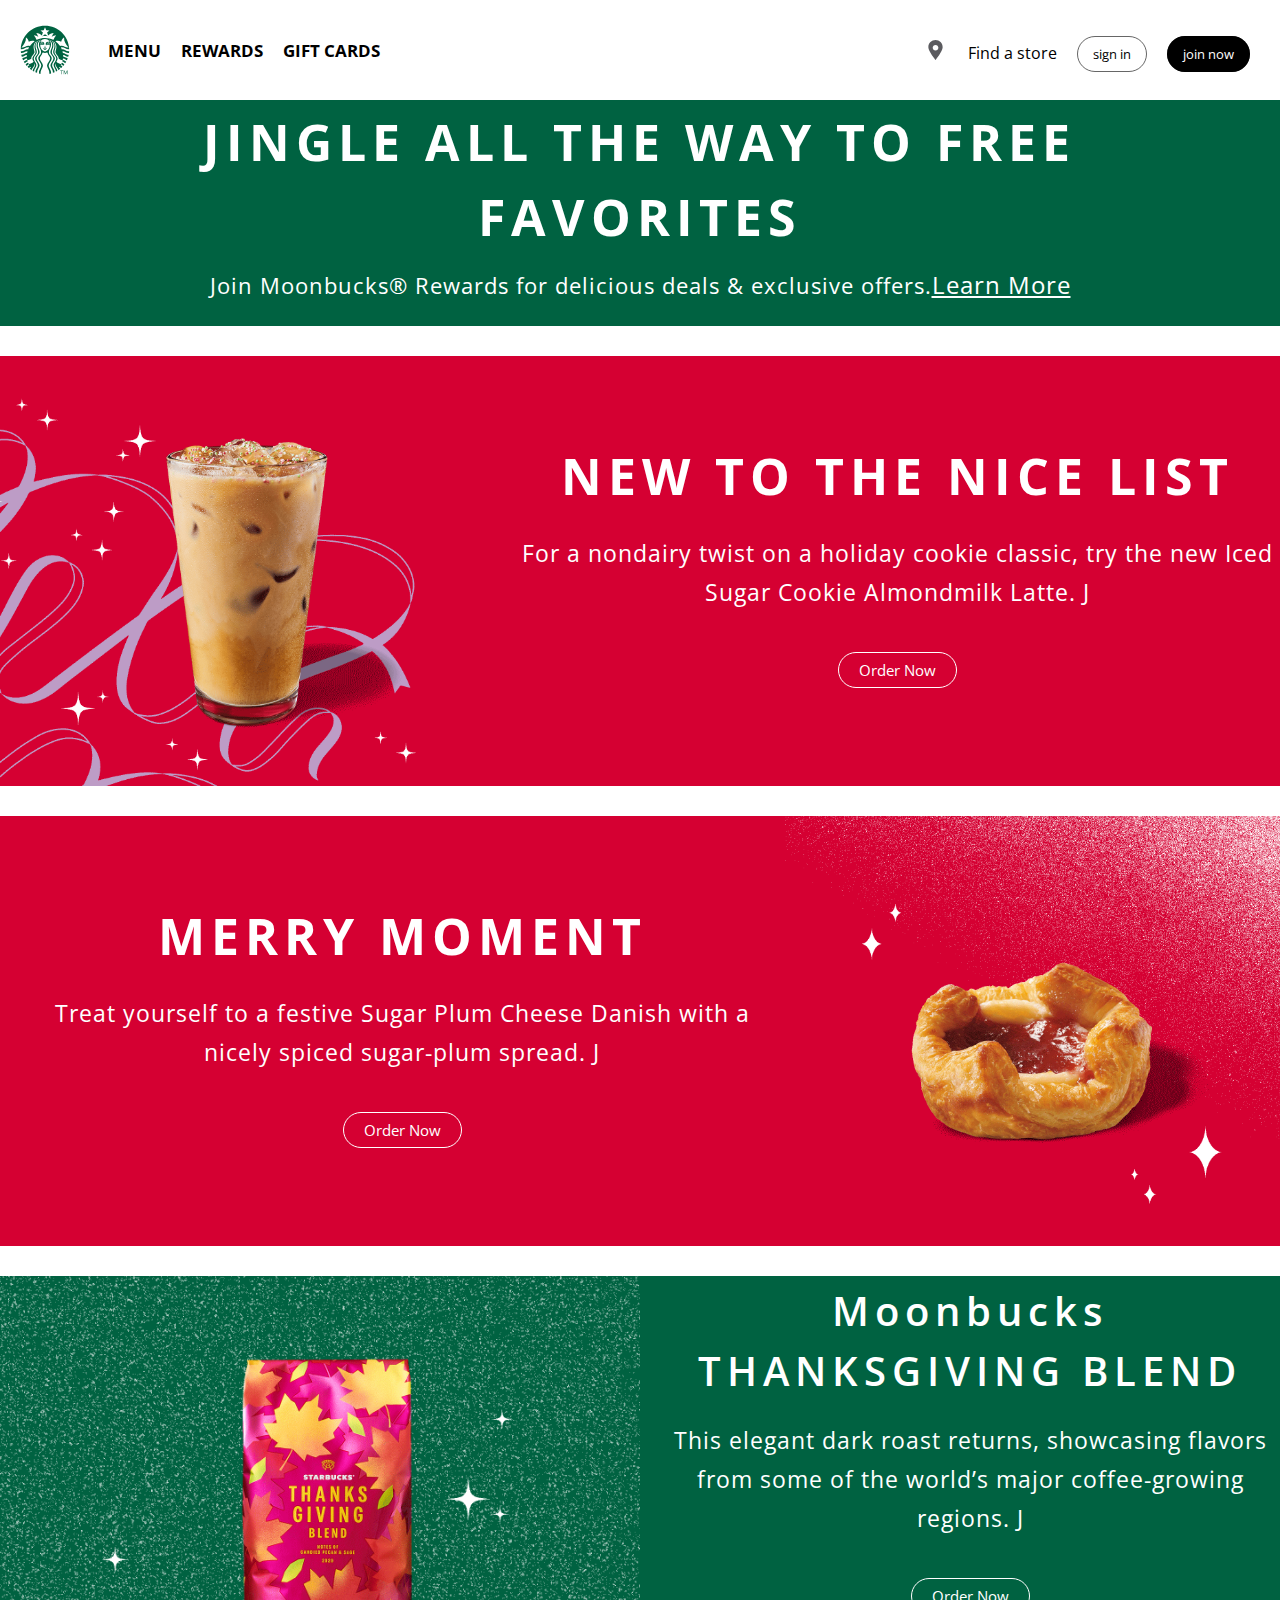
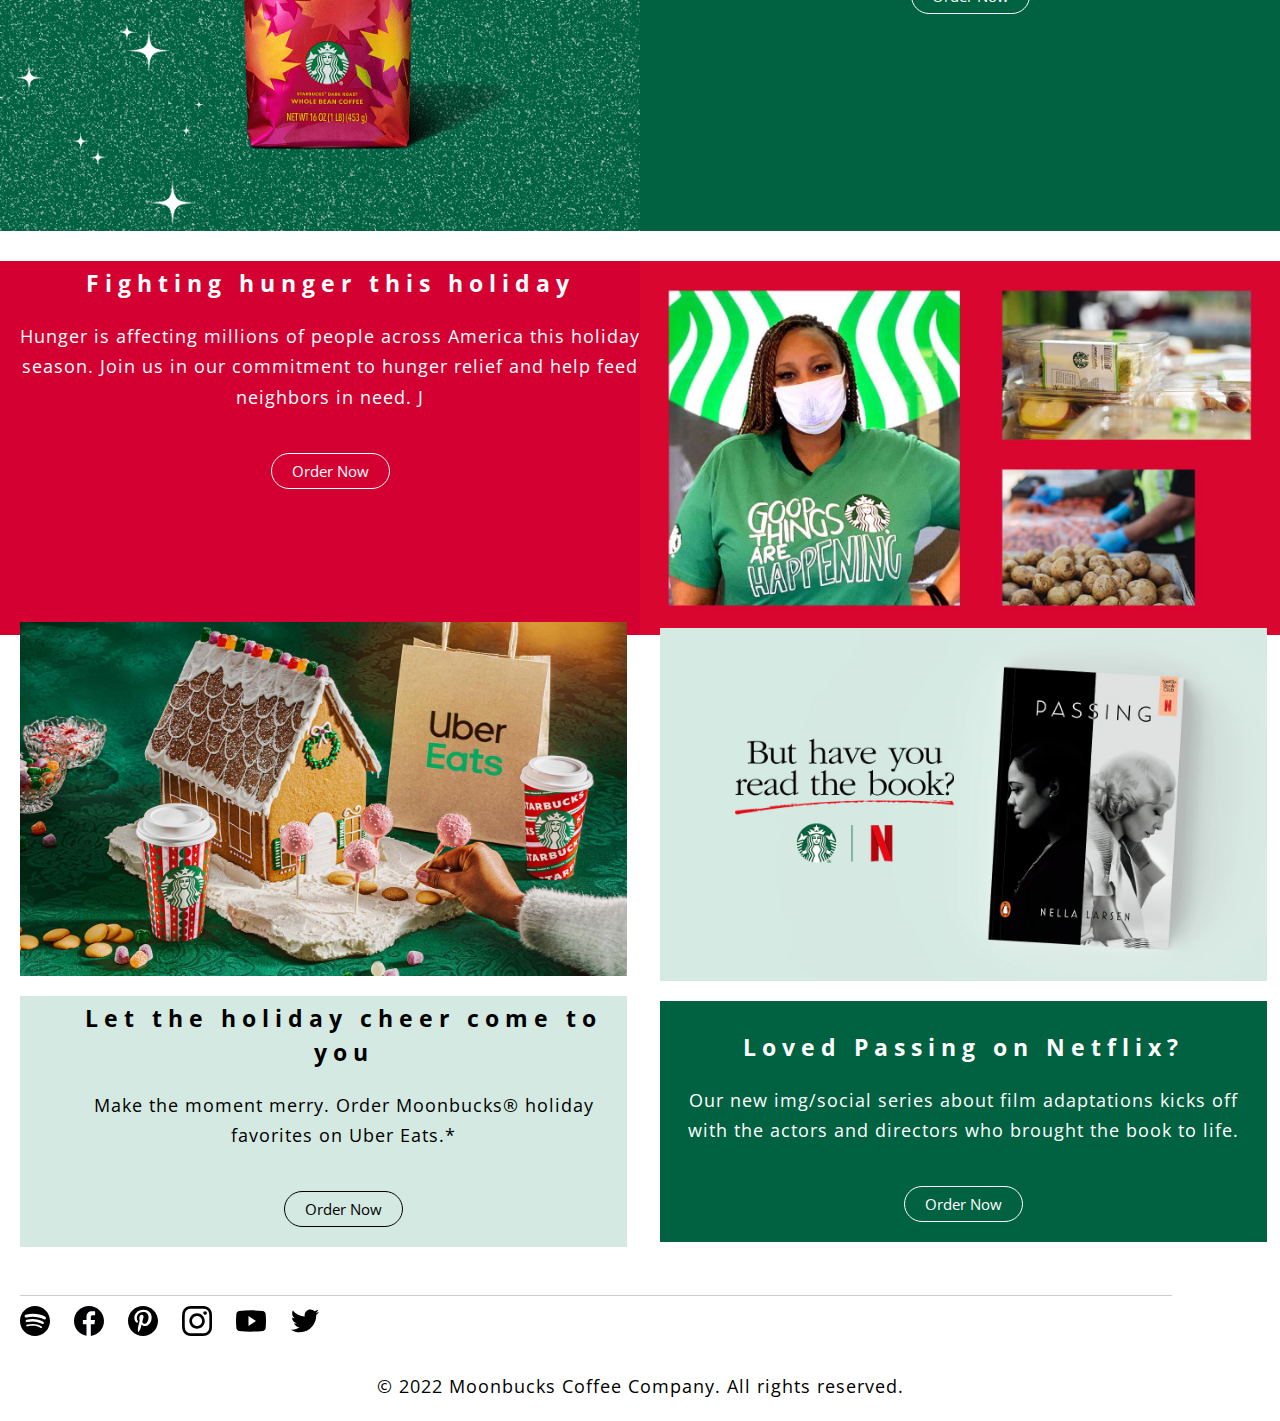
<file: index.html>
<!DOCTYPE html>
<html lang="en">
<head>
  <meta charset="utf-8">
  <meta name="viewport" content="width=device-width, initial-scale=1">
  
	<title>Moonbucks Coffee Comapny</title>
</head>
<link rel="stylesheet" type="text/css" href="style.css">
<body>
<nav>
	<div class="nav-container">

	<img src="img/logo.svg" class="logo-img">

	<div class="nav-left">
		<ul>
			<li><a href="">menu</a></li>
			<li><a href="">rewards</a></li>
			<li><a href="">gift cards</a></li>
		</ul>
	</div>

	<div class="nav-right">
		<ul>
			<div class="first-right"><span><img src="img/marker.svg" class="marker"></span><li>Find a store</li>
			</div>

			<li ><a href="#" class="link-button">Sign in</a></li>
			<li ><a href="#" class="active link-button">Join now</a></li>
		</ul>
	</div>

	</div>
</nav>

<main>
	
	<section class="box section-one  bg-green">
		<div class="section-one-container">
		<h1 class="text-xl">JINGLE ALL THE WAY TO FREE FAVORITES</h1>
		<p class="text-md">Join Moonbucks® Rewards for delicious deals & exclusive offers.<a href="">Learn More</a></p>
		
	</div>
	</section>

<!-- Display product section  -->

	<section class="box box-main bg-red">

			<img src="img/box-b.png" class="section-img">

			<div class="sub-content-box">

				<h1 class="text-xl">NEW TO THE NICE LIST</h1>

				<p class="text-md">For a nondairy twist on a holiday cookie classic, try the new Iced Sugar Cookie Almondmilk Latte. J</p>

				<a href="#" class="link-button-2">Order Now</a>

			</div>

		</div>

	</section>


	<!--  section b -->

		<section class="box box-main box-reverse bg-red">

			<img src="img/box-c.png" class="section-img">

			<div class="sub-content-box">

				<h1 class="text-xl">MERRY MOMENT</h1>

				<p class="text-md">Treat yourself to a festive Sugar Plum Cheese Danish with a nicely spiced sugar-plum spread. J</p>

				<a href="#" class="link-button-2">Order Now</a>

			</div>

		</div>

	</section>

	<!--  section d -->
		<section  class="box box-d box-main bg-green">

			<img src="img/box-d.png" class="section-img">

			<div class="sub-content-box box-c">

				<h1 class="text-xl">Moonbucks THANKSGIVING BLEND</h1>

				<p class="text-md">This elegant dark roast returns, showcasing flavors from some of the world’s major coffee-growing regions. J</p>

				<a href="#" class="link-button-2">Order Now</a>

			</div>

		</div>

	</section>

		<!--  section e -->
		<section  class="box  box-main bg-red box-reverse box-e">

			<img src="img/box-e.jpg" class="section-img">

			<div class="sub-content-box ">

				<h1 class="text-md">Fighting hunger this holiday</h1>

				<p class="text-sm">Hunger is affecting millions of people across America this holiday season. Join us in our commitment to hunger relief and help feed neighbors in need. J</p>

				<a href="#" class="link-button-2">Order Now</a>

			</div>

		</div>

	</section>


	<!-- Section f -->
	<section class="box-f box-main">
		
		<div class="box-f1 sub-content-box ">
			<img src="img/box-f1.jpg" class="section-img">
			<div class="bg-extra py-md ">
				<div class="sub-content-box" >

					<h1 class="text-md text-black">Let the holiday cheer come to you</h1>
					<p class="text-sm text-black">Make the moment merry. Order Moonbucks® holiday favorites on Uber Eats.*</p>
					<a href="#" class="link-button-2 text-black">Order Now</a>

				</div>
		</div>
		</div>

		<div class="box-f2 sub-content-box">
			<img src="img/box-f2.jpg" class="section-img">
			<div class="bg-green py-md">

				<div class="box-inner sub-content-box ">
					<h1 class="text-md">Loved Passing on Netflix?</h1>
					<p class="text-sm">Our new img/social series about film adaptations kicks off with the actors and directors who brought the book to life.</p>
					<a href="#" class="link-button-2 ">Order Now</a>

				</div>
			</div>
		</div>

	</section>
</main>



<footer class="footer">
	<div class="footer__line">
	</div>
	 <a href=""footer__footer-link>
	 	<img src="img/social-spotify.svg" class="social-icon">
	 </a>

	 <a href=""footer__footer-link>
	 	<img src="img/social-facebook.svg" class="social-icon">
	 </a>

	<a href=""footer__footer-link>
	 	<img src="img/social-pinterest.svg"class="social-icon">
	 </a> 

	 <a href=""footer__footer-link>
	 	<img src="img/social-instagram.svg" class="social-icon">
	 </a>

	 <a href=""footer__footer-link>
	 	<img src="img/social-youtube.svg"class="social-icon">
	 </a> 

	 <a href=""footer__footer-link>
	 	<img src="img/social-twitter.svg" class="social-icon">
	 </a> 
	 

	 <p class="text-black">© 2022 Moonbucks Coffee Company. All rights reserved.</p>

</footer>

</body>
</html>
</file>
<file: style.css>
@import url('https://fonts.googleapis.com/css2?family=Open+Sans:wght@400;600;700&display=swap');

*{
	margin:0;
	padding: 0;
	box-sizing: border-box;
	font-family: 'Open Sans', sans-serif;
}

:root{
	--red-color: #d50032;
    --green-color:#006241;
    --white-color:#fff;
    --extra-color: #d4e9e2;
}
a{
	text-decoration: none;
	color:black;
	text-transform: uppercase;
}

.nav-left a:hover{
	color:var(--green-color);
}
.marker{
	width: 25px;
	height: 20px;

}

.marker:hover{
	color:var(--green-color);
}

.link-button{
	width: 60%;
	padding: 8px 15px;
	border:1px solid rgba(0,0,0,0.6);
	border-radius: 20px;
	text-transform: lowercase;
	font-size: 13px
}
.link-button:hover{
	opacity: .8;
}
.nav-right ul li .active {
	background-color:black;
	color:white;
}

.nav-container{
	display: flex;
	padding:25px 20px;
}



.nav-left{
	display:flex;
	justify-content: center;
	align-items: center;
}

.logo-img{
	width:50px;
	height:50px;
}

nav .nav-left ul{
	display:flex;
	list-style: none;
	padding-left: 18px;

}

.nav-left ul li{
	text-decoration: none;
	margin-left: 20px;
	font-size: 17px;
	font-weight:bold;
}


.nav-right {
	display: flex;	
	position: absolute;
	right: 30px;
	top: 40px;

}

.nav-right ul{
	
	display: flex;
	list-style: none;
	justify-content:center;
	align-items: center;
	
}

.first-right{
	display: flex;
	justify-content: center;
	align-items: center;
}



.nav-right ul li{
	padding-left: 20px;
	cursor: pointer;
}





/* Main Content */

.section-one{
	width:100%;
	max-height: 100%;

}

/* Section one  */
.section-one,
.section-one-container{
	display: flex;
	flex-direction: column;
	justify-content: center;
	align-items: center;
	padding:30 0px;
}

.section-one-container h1{
	max-width: 90%;
}
.section-one-container p{
	padding:10px 0 20px;
	text-align: center;
	letter-spacing: 1px;
	font-size: 22px;
	color:var(--white-color);
}

.section-one-container a{
	font-size: 24px;
	color:var(--white-color);
	text-decoration: underline;
	margin-top: 10px;
	text-transform: none;
	
}






/* Utility Classes */

.section-img{
	max-width: 50%;	
}

h1{
	margin-top:5px ;
	font-size: 50px;
	text-align: center;
	letter-spacing: 6px;
	line-height: 1.5;
	color:var(--white-color)
}

p{
	padding:20px 0px;
	text-align: center;
	letter-spacing: 1px;
	justify-self:center;
	line-height: 1.7;
	font-size: 22px;
	color:var(--white-color);
}

.box{
	margin-bottom: 30px;
	max-height: 100%;
	overflow: hidden;
}
 


.link-button-2 {
	color:white;
	margin-top: 20px;
	padding:7px 20px;
	font-size: 15px;
	border:1.2px solid #fff;
	border-radius: 20px;
	text-transform:none;
	margin-bottom: 20px;
}

.link-button-2:hover{
	background-color: rgba(0,0,0,.05);
}


/* Sub - content  */


.box-main{
	width: 100%;
	height: 430px;
	display: flex;
	flex-direction: row;

}


.sub-content-box{
	display: flex;
	flex-direction: column;
	justify-content: center;
	align-items: center;
	margin-left: 20px;
	height: inherit;

}


/* All inner boxes */

.box-d{
	width: 100%;
	height: 100%; 
}
.box-d .sub-content-box h1{
	font-size: 40px;
	font-weight: 600;

}

.box-e{
	height: 50% ;
}
.box-e .sub-content-box h1{
	width: 100%;
}


/* Box F 
*/
.box-f1 .section-img,
.box-f2 .section-img{
	max-width: 100%;
		
}

.box-f{
	max-width: 100%;
	max-height: 100%;
/*	overflow: hidden;
	justify-content: center;
	align-items: center;*/

}
.box-f2 .section-img,
.box-f1 .section-img{
	padding:130px 0 0;
}

.box-f1,
.box-f2 {
	max-width:100%;
	max-height: 100%;
	/*overflow: hidden;*/
	padding-right: 13px;
}


.box-f1 .box-inner, 
.box-f2 .box-inner {margin: 12px 0; }

.box-f1 .sub-content-box,
.box-f2 .sub-content-box{
	width: 100%;
	height: 100%;
}



/* sub-content reverse */


.box-reverse{
	flex-direction: row-reverse;
}

/* Text color */

.text-black{
	color: black;
	border-color: black;
}

/* Padding */

.py-md{
	margin: 20px 0;
	padding:0 10px;
	width: 100%;
}


/* Text Sizes*/
.text-xl{
	font-size:50px;

}
.text-lg{
	font-size:40px;
}

.text-md{
	font-size:23px;
}

.text-sm{
	font-size: 18px;
}



/* background colors */

.bg-red{
	background-color: var(--red-color)
}

.bg-green{
	background-color: var(--green-color)
}

.bg-extra{
	background-color: var(--extra-color)
}


/* Media Queries */

@media (max-width: 930px){
	.nav-right,
	.nav-left{
		display: none;
	}	

	.section-one-container a,
	.section-one-container p{
		font-size: 18px;
	}

	.section-one{
		height: 250px;
	}

	.text-xl{
		font-size: 30px;
	}

	.text-md{
		font-size: 18px;
	}

}

/* Footer */

.footer__line{
	width:90%;
	height: 1px;
	margin-left: 20px;
	background-color: #ccc;
}
.footer{
	overflow: hidden;
	margin-top: 200px;
	width: 100%;

}

.footer p{
	font-size: 18px !important;
}

.social-icon{
	width:50px;
	height: 50px;
	padding-left: 20px;
}

.footer__footer-link{
	marginx-top: 50px;
	text-decoration: none;
	cursor: pointer;
}



@media  (max-width: 760px){
	.box-main{
		flex-direction: column;
	}

	.section-img{
		width: : 100%;
		max-width: 100%;
	}
	.box-main{
		height:unset;
	}
	.box-e{
		max-height: 60%;
	}

	.box-d .sub-content-box h1{
		font-size: 30px;
		font-weight: 600;
	}

	.box-f2 .section-img,
	.box-f1 .section-img{
		padding:10px 0 0;
	}

	.footer{
		margin-top: 50px;
	}

}



































































































































































/*
.section-p{
	margin: 30px 0 40px 0;
}

.section-p-small{
	margin: 15px 0 20px 0;
	font-weight: bold;
	font-size: 15px;
}

.small-h1{
	font-size: 30px;
}
p{
	letter-spacing: 2px;
	font-size: 20px;
	font-weight: lighter;
	text-align: center;
	line-height: 30px;
	color: white;
	
}

section{
	margin-bottom: 30px;
}*/


/*.link-button-2 {
	color:white;
	padding:7px 20px;
	font-size: 15px;
	border:1.2px solid #fff;
	border-radius: 20px;
	text-transform:none;
}

.link-button-2:hover{
	opacity:.8
}
.section-img{
	width: 480px;
	overflow: hidden;
}


.section-h1{
	color:white;
	text-align:center;
	font-size: 50px;
	width: auto;
	letter-spacing: 5px;
	padding-top: 2px;
}

/* End of utility classes */




/* Section one */

/*.section-one-container{
	display: flex;
	flex-direction: column;
	justify-content: center;
	align-items: center;
	letter-spacing: 2px;
	
}

.section-one h1{
	padding: 20px 15px 0 0;
	color:white;
	text-align:center;
	font-size: 50px;
	/*width: 70%;*/
/*	letter-spacing: 5px;
	line-height: 75px;
}

.section-one-container a{
	text-decoration: underline;
	color:white;
	padding:15px 0;
}




/* Section normal */

/*.section-normal{
	background-color: var(--red-color);
	width: 100%;
	height:430px;
}
*/
/*.flex-container-normal{
	display: flex;
	flex-direction: column;
	justify-content: center;
	align-items: center;
	width:50%;
}

.section-normal-container{
	display: flex;
	flex-wrap: wrap;
}*/




/* Section reverse */

/*.section-reverse{

}

.flex-container-reverse{
	width: 100%;
	height: 400px;
	background-color: var(--red-color);
	display: flex;
	flex-direction: row-reverse ;
}

.flex-container-reverse{
	width: 100%;
	height: 400px;
	background-color: var(--red-color);
	display: flex;
	flex-direction: row-reverse;
	flex-wrap: wrap-reverse;
}

.section-reverse-2{
	height: 270px;
}
.section-reverse-2 h1{
	font-size: 20px;
}*/
</file>
